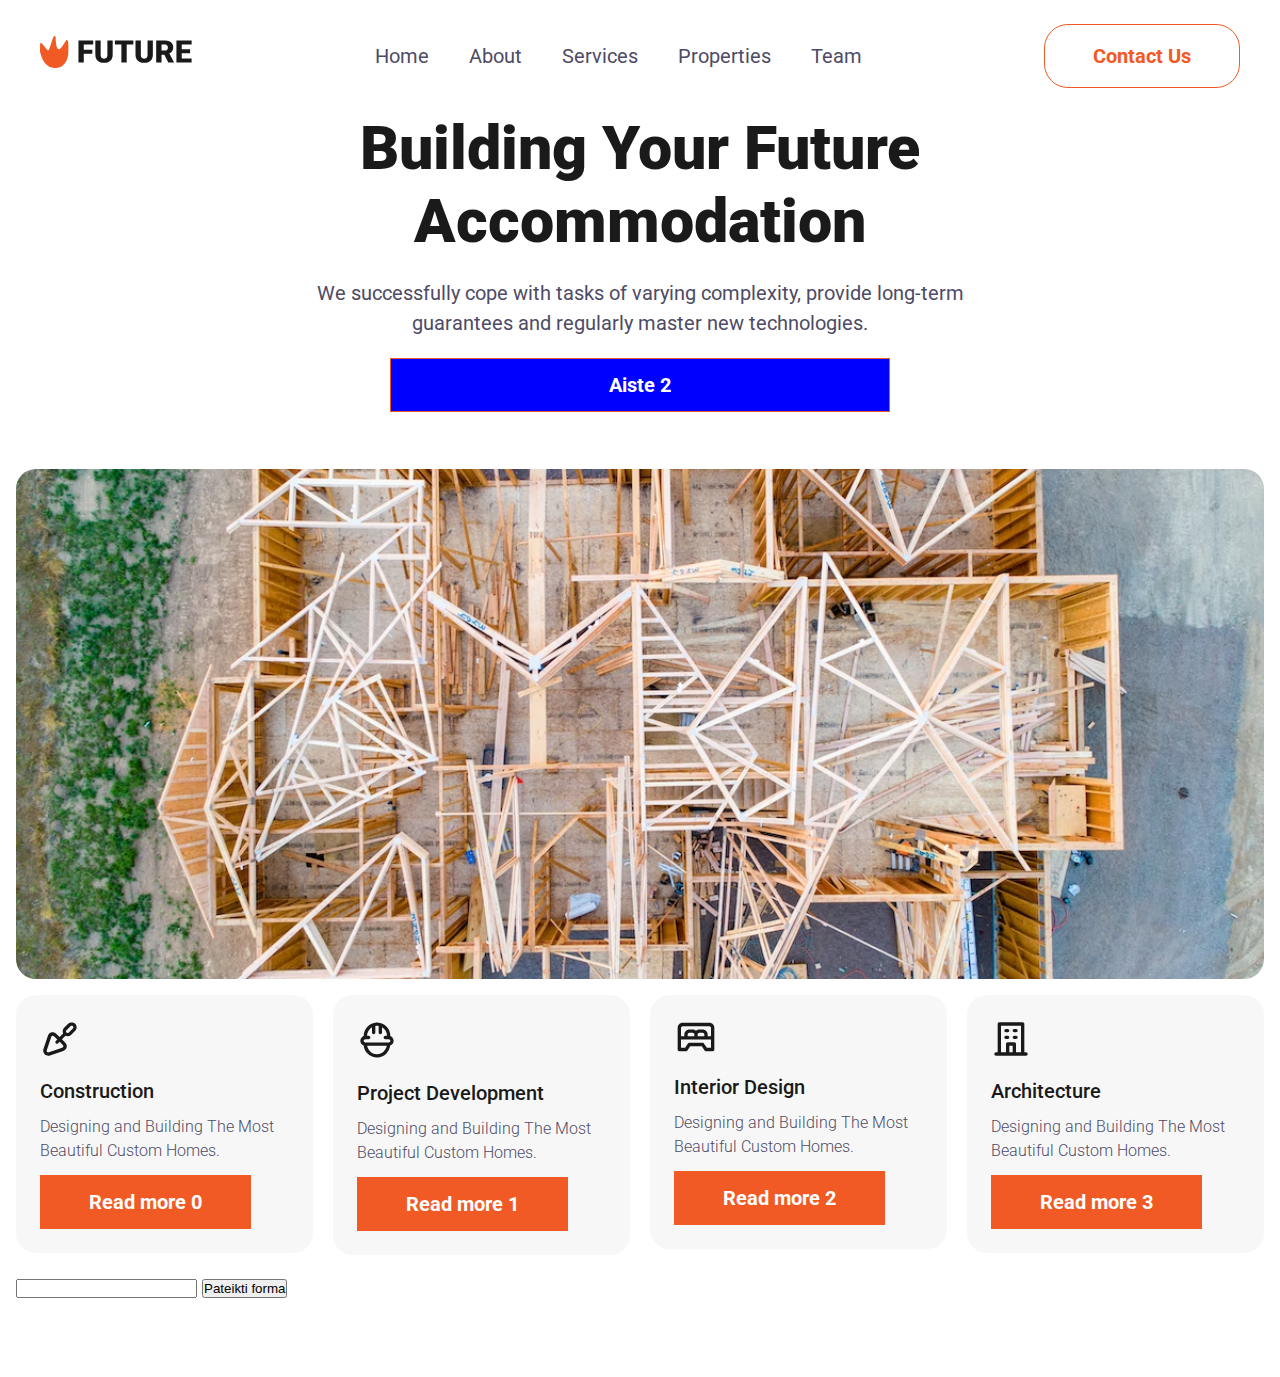
<file: index.html>
<!DOCTYPE html>
<html lang="en">
  <head>
    <meta charset="UTF-8" />
    <meta name="viewport" content="width=device-width, initial-scale=1.0" />
    <title>Future</title>
    <link rel="preconnect" href="https://fonts.googleapis.com" />
    <link rel="preconnect" href="https://fonts.gstatic.com" crossorigin />
    <link
      href="https://fonts.googleapis.com/css2?family=Roboto:wght@300;400;500;700;900&display=swap"
      rel="stylesheet"
    />

    <link rel="stylesheet" href="styles/styles.css" />
    <script defer src="js/script.js"></script>
  </head>
  <body class="page-index">
    <header class="top-header">
      <a href="#">
        <img src="img/logo.svg" alt="Future project logo" />
      </a>

      <ul class="top-header__navigation">
        <li><a href="#">Home</a></li>
        <li><a href="about.html">About</a></li>
        <li><a href="#">Services</a></li>
        <li><a href="#">Properties</a></li>
        <li><a href="#">Team</a></li>
      </ul>

      <a id="contact-us-btn" class="top-header__contact-btn" href="#"
        >Contact Us</a
      >

      <svg
        class="burger-btn"
        width="50"
        height="50"
        viewBox="0 0 56 56"
        fill="none"
        xmlns="http://www.w3.org/2000/svg"
      >
        <rect width="56" height="56" rx="4" fill="#F15A24" />
        <path
          d="M16 22.6667H40C40.3536 22.6667 40.6927 22.5262 40.9428 22.2761C41.1928 22.0261 41.3333 21.687 41.3333 21.3333C41.3333 20.9797 41.1928 20.6406 40.9428 20.3905C40.6927 20.1405 40.3536 20 40 20H16C15.6463 20 15.3072 20.1405 15.0572 20.3905C14.8071 20.6406 14.6666 20.9797 14.6666 21.3333C14.6666 21.687 14.8071 22.0261 15.0572 22.2761C15.3072 22.5262 15.6463 22.6667 16 22.6667ZM40 33.3333H16C15.6463 33.3333 15.3072 33.4738 15.0572 33.7239C14.8071 33.9739 14.6666 34.313 14.6666 34.6667C14.6666 35.0203 14.8071 35.3594 15.0572 35.6095C15.3072 35.8595 15.6463 36 16 36H40C40.3536 36 40.6927 35.8595 40.9428 35.6095C41.1928 35.3594 41.3333 35.0203 41.3333 34.6667C41.3333 34.313 41.1928 33.9739 40.9428 33.7239C40.6927 33.4738 40.3536 33.3333 40 33.3333ZM40 26.6667H16C15.6463 26.6667 15.3072 26.8071 15.0572 27.0572C14.8071 27.3072 14.6666 27.6464 14.6666 28C14.6666 28.3536 14.8071 28.6928 15.0572 28.9428C15.3072 29.1929 15.6463 29.3333 16 29.3333H40C40.3536 29.3333 40.6927 29.1929 40.9428 28.9428C41.1928 28.6928 41.3333 28.3536 41.3333 28C41.3333 27.6464 41.1928 27.3072 40.9428 27.0572C40.6927 26.8071 40.3536 26.6667 40 26.6667Z"
          fill="white"
        />
      </svg>
    </header>

    <main>
      <div class="container">
        <section class="section-main">
          <div class="section-main__content">
            <h1>Building Your Future Accommodation</h1>
            <div class="section-main__info-text">
              <p>
                We successfully cope with tasks of varying complexity, provide
                long-term guarantees and regularly master new technologies.
              </p>
              <a id="read-more-btn" href="#" class="btn-primary">Read more</a>
            </div>
          </div>
          <picture>
            <img src="img/hero.png" alt="statinio paveiksliukas" />
          </picture>
        </section>
        <section class="section-card">
          <div class="card">
            <picture class="icon"
              ><img src="img/tool-icon.svg" alt="bath"
            /></picture>
            <div class="card__content">
              <h2>Construction</h2>
              <p>Designing and Building The Most Beautiful Custom Homes.</p>
            </div>
          </div>
          <div class="card">
            <picture class="icon"
              ><img src="img/worker-icon.svg" alt="worker"
            /></picture>
            <div class="card__content">
              <h2>Project Development</h2>
              <p>Designing and Building The Most Beautiful Custom Homes.</p>
            </div>
          </div>
          <div class="card">
            <picture class="icon"
              ><img src="img/bed-icon.svg" alt="bed icon image"
            /></picture>
            <div class="card__content">
              <h2>Interior Design</h2>
              <p>Designing and Building The Most Beautiful Custom Homes.</p>
            </div>
          </div>
          <div class="card">
            <picture class="icon"
              ><img src="img/building-icon.svg" alt="building"
            /></picture>
            <div class="card__content">
              <h2>Architecture</h2>
              <p>Designing and Building The Most Beautiful Custom Homes.</p>
            </div>
          </div>
        </section>
        <form id="forma">
          <input required type="text" id="tekstinis-laukas" />
          <button type="submit">Pateikti forma</button>
        </form>
        <p id="tekstinio-lauko-reiksme"></p>
      </div>
    </main>
  </body>
</html>
</file>
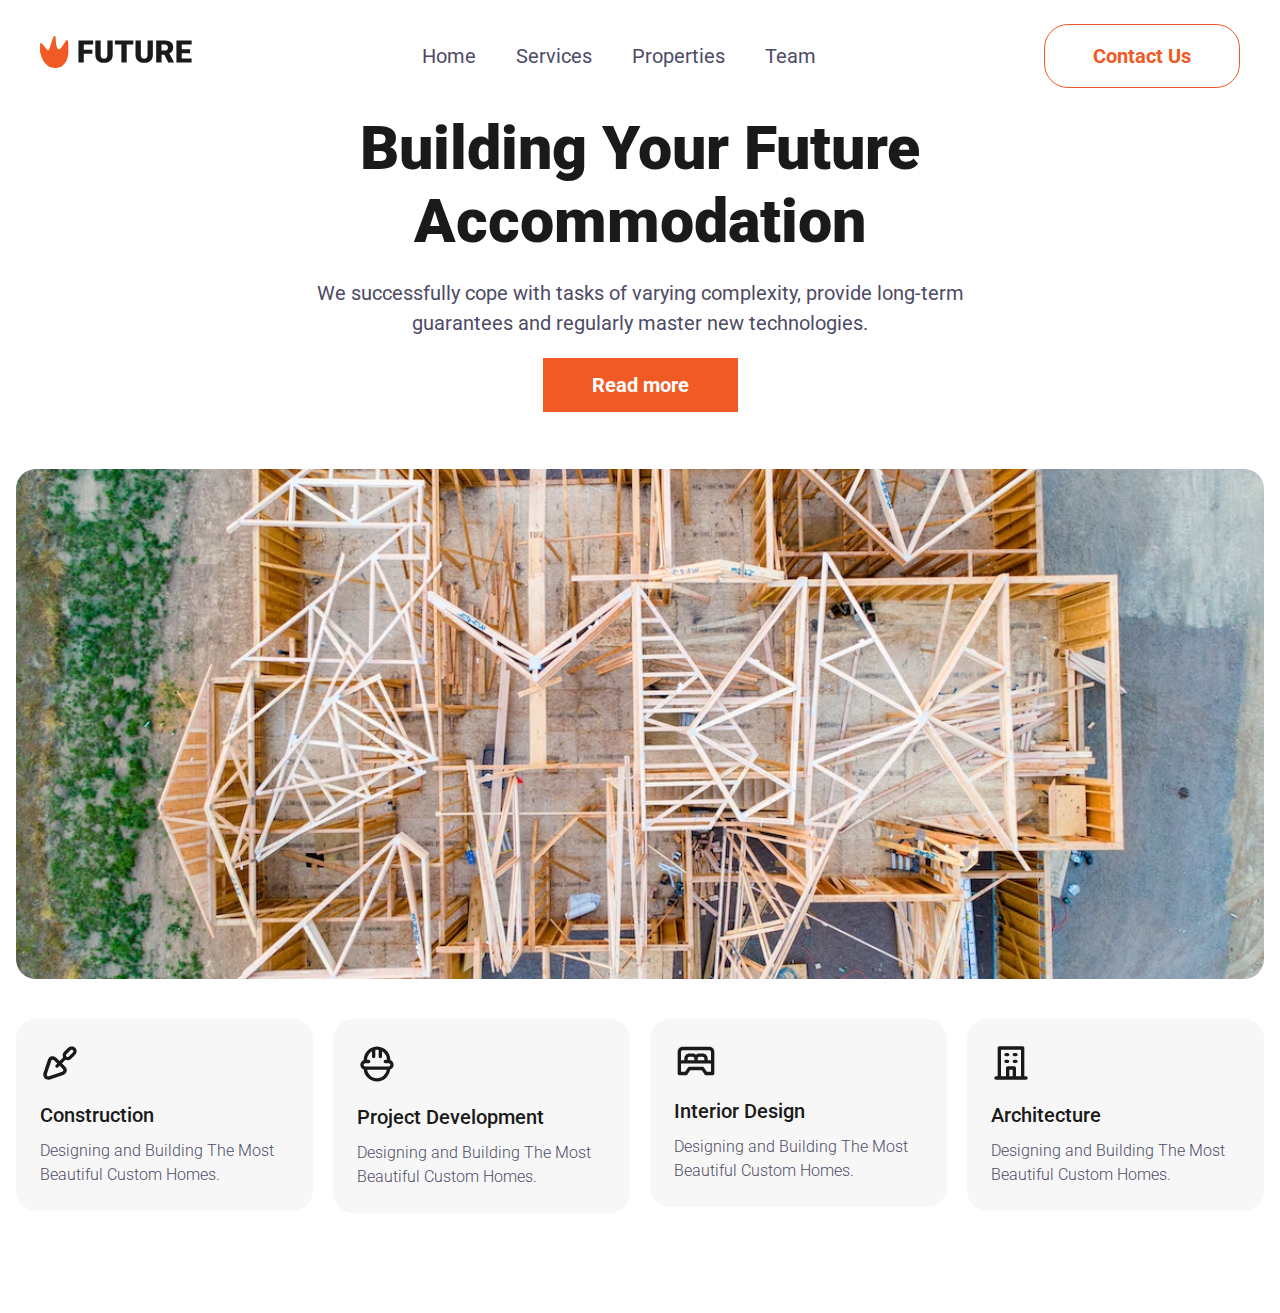
<file: about.html>
<!DOCTYPE html>
<html lang="en">
  <head>
    <meta charset="UTF-8" />
    <meta name="viewport" content="width=device-width, initial-scale=1.0" />
    <title>Future</title>
    <link rel="preconnect" href="https://fonts.googleapis.com" />
    <link rel="preconnect" href="https://fonts.gstatic.com" crossorigin />
    <link
      href="https://fonts.googleapis.com/css2?family=Roboto:wght@300;400;500;700;900&display=swap"
      rel="stylesheet"
    />

    <link rel="stylesheet" href="styles/styles.css" />
  </head>
  <body class="page-about">
    <header class="top-header">
      <a href="#">
        <img src="img/logo.svg" alt="Future project logo" />
      </a>

      <ul class="top-header__navigation">
        <li><a href="index.html">Home</a></li>
        <!-- <li><a href="#">About</a></li> -->
        <li><a href="#">Services</a></li>
        <li><a href="#">Properties</a></li>
        <li><a href="#">Team</a></li>
      </ul>

      <a class="top-header__contact-btn" href="#">Contact Us</a>

      <svg
        class="burger-btn"
        width="50"
        height="50"
        viewBox="0 0 56 56"
        fill="none"
        xmlns="http://www.w3.org/2000/svg"
      >
        <rect width="56" height="56" rx="4" fill="#F15A24" />
        <path
          d="M16 22.6667H40C40.3536 22.6667 40.6927 22.5262 40.9428 22.2761C41.1928 22.0261 41.3333 21.687 41.3333 21.3333C41.3333 20.9797 41.1928 20.6406 40.9428 20.3905C40.6927 20.1405 40.3536 20 40 20H16C15.6463 20 15.3072 20.1405 15.0572 20.3905C14.8071 20.6406 14.6666 20.9797 14.6666 21.3333C14.6666 21.687 14.8071 22.0261 15.0572 22.2761C15.3072 22.5262 15.6463 22.6667 16 22.6667ZM40 33.3333H16C15.6463 33.3333 15.3072 33.4738 15.0572 33.7239C14.8071 33.9739 14.6666 34.313 14.6666 34.6667C14.6666 35.0203 14.8071 35.3594 15.0572 35.6095C15.3072 35.8595 15.6463 36 16 36H40C40.3536 36 40.6927 35.8595 40.9428 35.6095C41.1928 35.3594 41.3333 35.0203 41.3333 34.6667C41.3333 34.313 41.1928 33.9739 40.9428 33.7239C40.6927 33.4738 40.3536 33.3333 40 33.3333ZM40 26.6667H16C15.6463 26.6667 15.3072 26.8071 15.0572 27.0572C14.8071 27.3072 14.6666 27.6464 14.6666 28C14.6666 28.3536 14.8071 28.6928 15.0572 28.9428C15.3072 29.1929 15.6463 29.3333 16 29.3333H40C40.3536 29.3333 40.6927 29.1929 40.9428 28.9428C41.1928 28.6928 41.3333 28.3536 41.3333 28C41.3333 27.6464 41.1928 27.3072 40.9428 27.0572C40.6927 26.8071 40.3536 26.6667 40 26.6667Z"
          fill="white"
        />
      </svg>
    </header>

    <main>
      <div class="container">
        <section class="section-main">
          <div class="section-main__content">
            <h1>Building Your Future Accommodation</h1>
            <div class="section-main__info-text">
              <p>
                We successfully cope with tasks of varying complexity, provide
                long-term guarantees and regularly master new technologies.
              </p>
              <a href="#" class="btn-primary">Read more</a>
            </div>
          </div>
          <picture>
            <img src="img/hero.png" alt="statinio paveiksliukas" />
          </picture>
        </section>
        <section class="section-card">
          <div class="card">
            <picture class="icon"
              ><img src="img/tool-icon.svg" alt="bath"
            /></picture>
            <div class="card__content">
              <h2>Construction</h2>
              <p>Designing and Building The Most Beautiful Custom Homes.</p>
            </div>
          </div>
          <div class="card">
            <picture class="icon"
              ><img src="img/worker-icon.svg" alt="worker"
            /></picture>
            <div class="card__content">
              <h2>Project Development</h2>
              <p>Designing and Building The Most Beautiful Custom Homes.</p>
            </div>
          </div>
          <div class="card">
            <picture class="icon"
              ><img src="img/bed-icon.svg" alt="bed icon image"
            /></picture>
            <div class="card__content">
              <h2>Interior Design</h2>
              <p>Designing and Building The Most Beautiful Custom Homes.</p>
            </div>
          </div>
          <div class="card">
            <picture class="icon"
              ><img src="img/building-icon.svg" alt="building"
            /></picture>
            <div class="card__content">
              <h2>Architecture</h2>
              <p>Designing and Building The Most Beautiful Custom Homes.</p>
            </div>
          </div>
        </section>
      </div>
    </main>
  </body>
</html>
</file>
<file: styles/styles.css>
:root {
  --primary-color: #f15a24;
  --text-color: #4e4b66;
  --heading-color: #1a1a1a;
  --card-bg: #f7f7f7;
}

* {
  box-sizing: border-box;
  margin: 0;
  padding: 0;
}

body {
  font-family: "Roboto", serif;
  font-size: 16px;
  color: var(--text-color);
}
@media (min-width: 768px) {
  body {
    font-size: 20px;
    line-height: 30px;
  }
}

a {
  display: inline-block;
  text-decoration: none;
}

h1 {
  font-weight: 900;
  font-size: 39px;
  line-height: 46px;
}
@media (min-width: 768px) {
  h1 {
    font-size: 49px;
    line-height: 59px;
  }
}
@media (min-width: 1024px) {
  h1 {
    font-size: 61px;
    line-height: 73px;
  }
}

h2 {
  font-weight: 500;
  font-size: 20px;
  line-height: 24px;
}

h1,
h2 {
  color: var(--heading-color);
}

ul {
  list-style: none;
}

picture {
  display: flex;
}

.container {
  max-width: 1280px;
  padding: 0 16px;
  margin: 0 auto;
}

.icon {
  padding: 3px;
}

.btn-primary {
  padding: 16px 32px;
  background-color: var(--primary-color);
  font-weight: 700;
  line-height: 20px;
  color: #fff;
  border: 1px solid var(--primary-color);
  transition: 0.5s all;
}
.btn-primary:hover {
  color: var(--primary-color);
  background-color: #fff;
}
@media (min-width: 1024px) {
  .btn-primary {
    padding: 16px 48px;
  }
}

.top-header {
  padding: 24px 16px;
  display: flex;
  justify-content: space-between;
  align-items: center;
}
.top-header .burger-btn,
.top-header .burger-btn rect {
  transition: all 0.3s;
}
.top-header__navigation, .top-header__contact-btn {
  display: none;
}
.top-header .burger-btn {
  cursor: pointer;
  transition: all 0.3s;
}
.top-header .burger-btn rect {
  transition: all 0.3s;
}
.top-header .burger-btn:hover {
  transform: scale(1.1);
}
.top-header .burger-btn:hover rect {
  fill: #fe9872;
}
@media (min-width: 768px) {
  .top-header {
    padding: 24px 32px;
  }
}
@media (min-width: 1024px) {
  .top-header {
    padding: 24px 40px;
  }
  .top-header__navigation, .top-header__contact-btn {
    display: flex;
  }
  .top-header__navigation {
    gap: 40px;
  }
  .top-header__navigation li a {
    line-height: 24px;
    color: var(--text-color);
    border-bottom: 2px solid transparent;
    transition: all 0.3s;
  }
  .top-header__navigation li a:hover {
    color: var(--primary-color);
    border-bottom-color: var(--primary-color);
  }
  .top-header__contact-btn {
    border: 1px solid var(--primary-color);
    border-radius: 24px;
    padding: 16px 48px;
    color: var(--primary-color);
    font-weight: 700;
    transition: all 0.3s;
  }
  .top-header__contact-btn:hover {
    background-color: var(--primary-color);
    color: #fff;
  }
  .top-header .burger-btn {
    display: none;
  }
}

.card {
  background-color: var(--card-bg);
  padding: 24px;
  border-radius: 20px;
  display: flex;
  flex-direction: column;
  align-items: center;
  gap: 20px;
}
.card__content {
  display: flex;
  flex-direction: column;
  gap: 12px;
  align-items: center;
}
.card__content p {
  text-align: center;
  font-size: 14px;
  line-height: 21px;
  font-weight: 300;
}
@media (max-width: 767px) {
  .card + .card {
    margin-top: 16px;
  }
}
@media (min-width: 768px) {
  .card {
    align-items: start;
  }
  .card__content {
    align-items: start;
  }
  .card__content p {
    text-align: left;
    font-size: 16px;
    line-height: 24px;
  }
}

.section-main {
  display: flex;
  flex-direction: column;
  gap: 40px;
}
.section-main__content {
  display: flex;
  flex-direction: column;
  gap: 20px;
}
.section-main__content h1 {
  text-align: center;
  max-width: 20ch;
  margin: auto;
}
.section-main__info-text {
  display: flex;
  flex-direction: column;
  gap: 20px;
  align-items: center;
}
.section-main__info-text p {
  text-align: center;
  max-width: 63ch;
  margin: auto;
}
.section-main picture {
  width: 100%;
  min-height: 280px;
  max-height: 510px;
}
.section-main picture img {
  width: 100%;
  -o-object-fit: cover;
     object-fit: cover;
  border-radius: 20px;
}
@media (min-width: 1024px) {
  .section-main {
    gap: 52px;
  }
}
@media (min-width: 1280px) {
  .section-main {
    gap: 57px;
  }
}

@media (min-width: 768px) {
  .section-card {
    display: grid;
    grid-template-columns: 1fr 1fr;
    gap: 16px;
  }
}
@media (min-width: 1024px) {
  .section-card {
    grid-template-columns: 1fr 1fr 1fr 1fr;
    gap: 20px;
  }
}
@media (min-width: 768px) {
  .section-card {
    align-items: start;
  }
  .section-card__content {
    align-items: start;
  }
  .section-card__content p {
    text-align: left;
  }
}

.page-index main > .container {
  display: flex;
  flex-direction: column;
  gap: 16px;
  padding-bottom: 60px;
}

.page-about main > .container {
  display: flex;
  flex-direction: column;
  gap: 40px;
  padding-bottom: 100px;
}/*# sourceMappingURL=styles.css.map */
</file>
